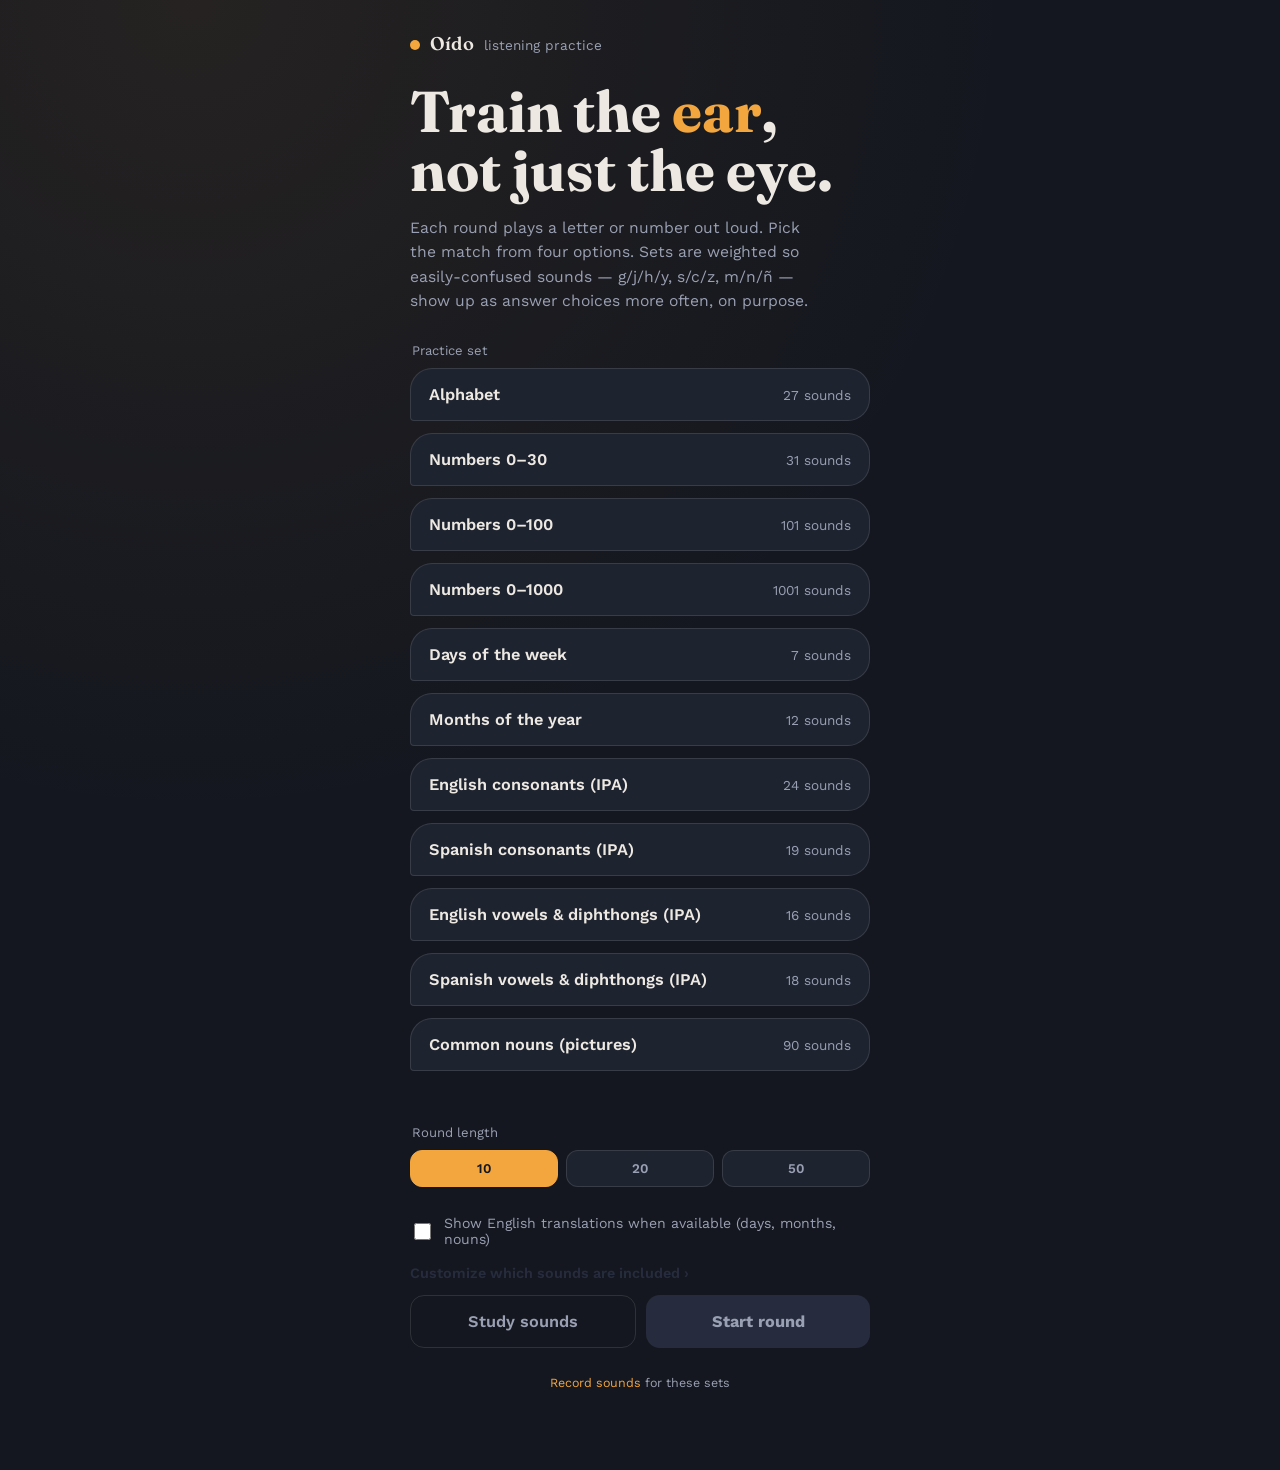
<file: spanish-listening-quiz/index.html>
<!DOCTYPE html>
<html lang="en">
<head>
<meta charset="UTF-8">
<meta name="viewport" content="width=device-width, initial-scale=1.0">
<title>Oído · Spanish Listening Practice</title>
<link rel="stylesheet" href="css/style.css">
</head>
<body>
<div class="app">

  <div class="brand">
    <span class="dot"></span>
    <h1>Oído</h1>
    <span class="tagline">listening practice</span>
  </div>

  <!-- HOME -->
  <section id="screen-home" class="screen active">
    <h2 class="hero-word">Train the <em>ear</em>, not just the eye.</h2>
    <p class="home-copy">
      Each round plays a letter or number out loud. Pick the match from four
      options. Sets are weighted so easily-confused sounds — g/j/h/y, s/c/z,
      m/n/ñ — show up as answer choices more often, on purpose.
    </p>

    <fieldset>
      <legend>Practice set</legend>
      <div class="module-list" id="module-list"></div>
    </fieldset>

    <fieldset>
      <legend>Round length</legend>
      <div class="count-choices" id="count-choices">
        <button data-count="10">10</button>
        <button data-count="20">20</button>
        <button data-count="50">50</button>
      </div>
    </fieldset>

    <label class="gloss-toggle">
      <input type="checkbox" id="gloss-toggle">
      Show English translations when available (days, months, nouns)
    </label>

    <button class="back-link block" id="customize-btn" disabled>Customize which sounds are included ›</button>

    <div class="home-actions">
      <button class="study-btn" id="study-btn" disabled>Study sounds</button>
      <button class="start-btn" id="start-btn" disabled>Start round</button>
    </div>
  </section>

  <!-- OPTIONS -->
  <section id="screen-options" class="screen">
    <div class="quiz-top">
      <span id="options-title">Sounds</span>
      <button class="back-link" id="options-back-btn">Back</button>
    </div>
    <p class="home-copy">
      Uncheck any sound to leave it out of studying and quizzing for this
      set. The choice is remembered next time this set is opened.
    </p>
    <div class="home-actions">
      <button class="study-btn" id="options-all-btn">Check all</button>
      <button class="study-btn" id="options-none-btn">Uncheck all</button>
    </div>
    <p class="feedback-row incorrect" id="options-warning"></p>
    <div class="options-list" id="options-list"></div>
  </section>

  <!-- LISTEN -->
  <section id="screen-listen" class="screen">
    <div class="quiz-top">
      <span id="listen-title">Sounds</span>
      <button class="back-link" id="listen-back-btn">Back</button>
    </div>
    <p class="home-copy">Tap any tile to hear it, as many times as needed, in any order.</p>
    <div class="listen-grid" id="listen-grid"></div>
    <button class="start-btn spaced" id="listen-start-btn">Start round</button>
  </section>

  <!-- QUIZ -->
  <section id="screen-quiz" class="screen">
    <div class="quiz-top">
      <span id="quiz-progress-label">Question 1 of 10</span>
      <span id="quiz-score-label">Score 0</span>
    </div>
    <div class="progress-track"><div class="progress-fill" id="progress-fill"></div></div>

    <div class="dial">
      <button class="play-btn" id="play-btn" aria-label="Play sound">
        <svg viewBox="0 0 24 24"><path d="M8 5v14l11-7z"/></svg>
      </button>
      <p class="play-hint" id="play-hint">Tap to hear it again</p>
    </div>

    <div class="options-grid" id="options-grid"></div>

    <p class="feedback-row" id="feedback-row"></p>
    <button class="next-btn" id="next-btn">Next question</button>
  </section>

  <!-- RESULTS -->
  <section id="screen-results" class="screen">
    <div class="results-card">
      <p class="results-label">Round complete</p>
      <p class="results-score" id="results-score">0/0</p>
      <p class="results-label" id="results-sub"></p>
      <div class="miss-list" id="miss-list" style="display:none;">
        <h3>Worth another listen</h3>
        <div id="miss-rows"></div>
      </div>
    </div>
    <div class="results-actions">
      <button class="again-btn" id="again-btn">Practice again</button>
      <button class="home-btn" id="home-btn">Change set</button>
    </div>
  </section>

  <p class="hint-note" id="audio-mode-note"></p>
  <p class="hint-note"><a href="recorder.html">Record sounds</a> for these sets</p>
</div>

<script src="js/store.js"></script>
<script src="js/pixelart.js"></script>
<script src="js/app.js"></script>
</body>
</html>
</file>
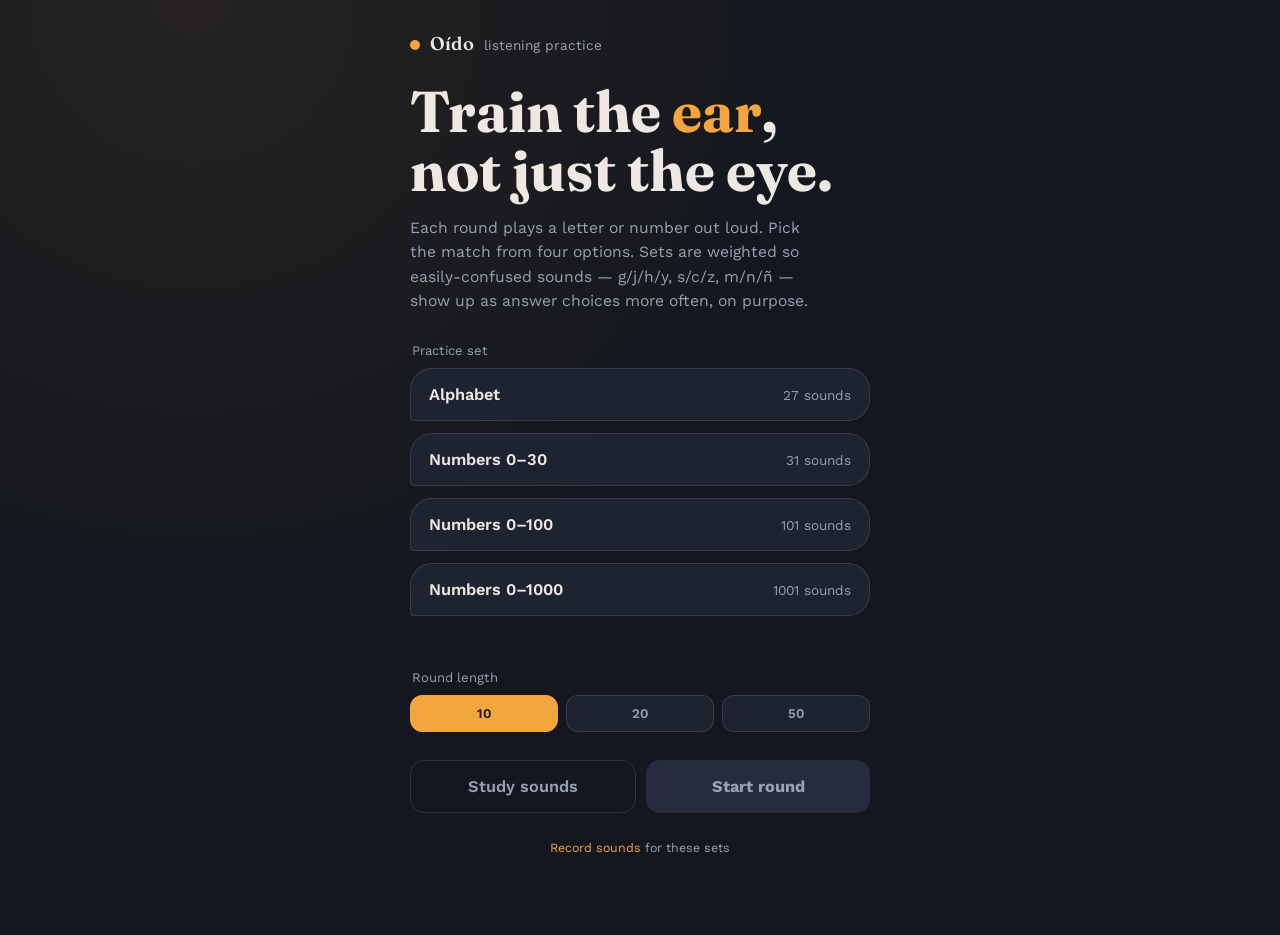
<file: RandomPractice/spanish-listening-quiz 3/index.html>
<!DOCTYPE html>
<html lang="en">
<head>
<meta charset="UTF-8">
<meta name="viewport" content="width=device-width, initial-scale=1.0">
<title>Oído · Spanish Listening Practice</title>
<link rel="stylesheet" href="css/style.css">
</head>
<body>
<div class="app">

  <div class="brand">
    <span class="dot"></span>
    <h1>Oído</h1>
    <span class="tagline">listening practice</span>
  </div>

  <!-- HOME -->
  <section id="screen-home" class="screen active">
    <h2 class="hero-word">Train the <em>ear</em>, not just the eye.</h2>
    <p class="home-copy">
      Each round plays a letter or number out loud. Pick the match from four
      options. Sets are weighted so easily-confused sounds — g/j/h/y, s/c/z,
      m/n/ñ — show up as answer choices more often, on purpose.
    </p>

    <fieldset>
      <legend>Practice set</legend>
      <div class="module-list" id="module-list"></div>
    </fieldset>

    <fieldset>
      <legend>Round length</legend>
      <div class="count-choices" id="count-choices">
        <button data-count="10">10</button>
        <button data-count="20">20</button>
        <button data-count="50">50</button>
      </div>
    </fieldset>

    <div class="home-actions">
      <button class="study-btn" id="study-btn" disabled>Study sounds</button>
      <button class="start-btn" id="start-btn" disabled>Start round</button>
    </div>
  </section>

  <!-- LISTEN -->
  <section id="screen-listen" class="screen">
    <div class="quiz-top">
      <span id="listen-title">Sounds</span>
      <button class="back-link" id="listen-back-btn">Back</button>
    </div>
    <p class="home-copy">Tap any tile to hear it, as many times as needed, in any order.</p>
    <div class="listen-grid" id="listen-grid"></div>
    <button class="start-btn spaced" id="listen-start-btn">Start round</button>
  </section>

  <!-- QUIZ -->
  <section id="screen-quiz" class="screen">
    <div class="quiz-top">
      <span id="quiz-progress-label">Question 1 of 10</span>
      <span id="quiz-score-label">Score 0</span>
    </div>
    <div class="progress-track"><div class="progress-fill" id="progress-fill"></div></div>

    <div class="dial">
      <button class="play-btn" id="play-btn" aria-label="Play sound">
        <svg viewBox="0 0 24 24"><path d="M8 5v14l11-7z"/></svg>
      </button>
      <p class="play-hint" id="play-hint">Tap to hear it again</p>
    </div>

    <div class="options-grid" id="options-grid"></div>

    <p class="feedback-row" id="feedback-row"></p>
    <button class="next-btn" id="next-btn">Next question</button>
  </section>

  <!-- RESULTS -->
  <section id="screen-results" class="screen">
    <div class="results-card">
      <p class="results-label">Round complete</p>
      <p class="results-score" id="results-score">0/0</p>
      <p class="results-label" id="results-sub"></p>
      <div class="miss-list" id="miss-list" style="display:none;">
        <h3>Worth another listen</h3>
        <div id="miss-rows"></div>
      </div>
    </div>
    <div class="results-actions">
      <button class="again-btn" id="again-btn">Practice again</button>
      <button class="home-btn" id="home-btn">Change set</button>
    </div>
  </section>

  <p class="hint-note" id="audio-mode-note"></p>
  <p class="hint-note"><a href="recorder.html">Record sounds</a> for these sets</p>
</div>

<script src="js/store.js"></script>
<script src="js/app.js"></script>
</body>
</html>
</file>
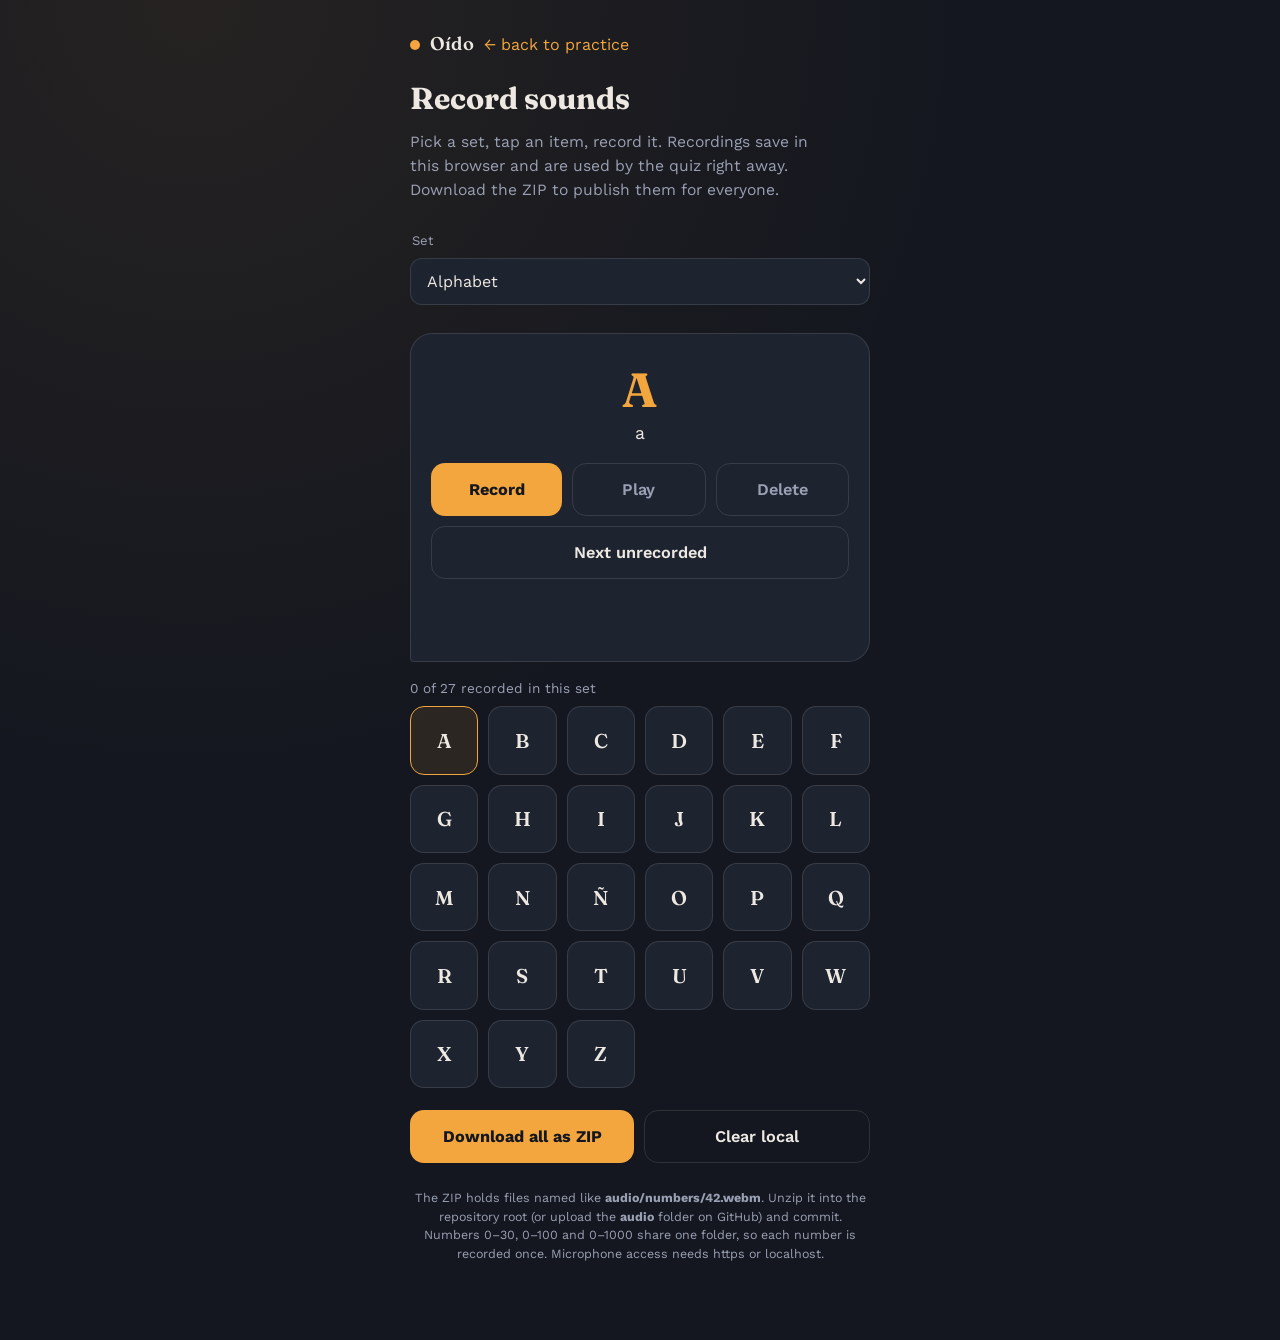
<file: recorder.html>
<!DOCTYPE html>
<html lang="en">
<head>
<meta charset="UTF-8">
<meta name="viewport" content="width=device-width, initial-scale=1.0">
<title>Oído · Record sounds</title>
<link rel="stylesheet" href="css/style.css">
</head>
<body>
<div class="app">
  <div class="brand">
    <span class="dot"></span>
    <h1>Oído</h1>
    <a class="tagline" href="index.html">← back to practice</a>
  </div>

  <h2 class="hero-word small">Record sounds</h2>
  <p class="home-copy">
    Pick a set, tap an item, record it. Recordings save in this browser and
    are used by the quiz right away. Download the ZIP to publish them for everyone.
  </p>

  <fieldset>
    <legend>Set</legend>
    <select id="set-select" class="set-select"></select>
  </fieldset>

  <div class="rec-panel">
    <p class="rec-label" id="rec-label">–</p>
    <p class="rec-spoken" id="rec-spoken"></p>
    <div class="home-actions">
      <button class="start-btn" id="rec-btn">Record</button>
      <button class="study-btn" id="play-btn" disabled>Play</button>
      <button class="study-btn" id="del-btn" disabled>Delete</button>
    </div>
    <button class="study-btn block" id="next-btn">Next unrecorded</button>
    <p class="feedback-row" id="rec-status"></p>
  </div>

  <p class="rec-progress" id="rec-progress"></p>
  <div class="listen-grid" id="item-grid"></div>

  <div class="home-actions spaced-top">
    <button class="start-btn" id="zip-btn">Download all as ZIP</button>
    <button class="study-btn" id="clear-btn">Clear local</button>
  </div>
  <p class="hint-note">
    The ZIP holds files named like <b>audio/numbers/42.webm</b>. Unzip it into
    the repository root (or upload the <b>audio</b> folder on GitHub) and commit.
    Numbers 0–30, 0–100 and 0–1000 share one folder, so each number is recorded once.
    Microphone access needs https or localhost.
  </p>
</div>
<script src="js/store.js"></script>
<script src="js/recorder.js"></script>
</body>
</html>
</file>
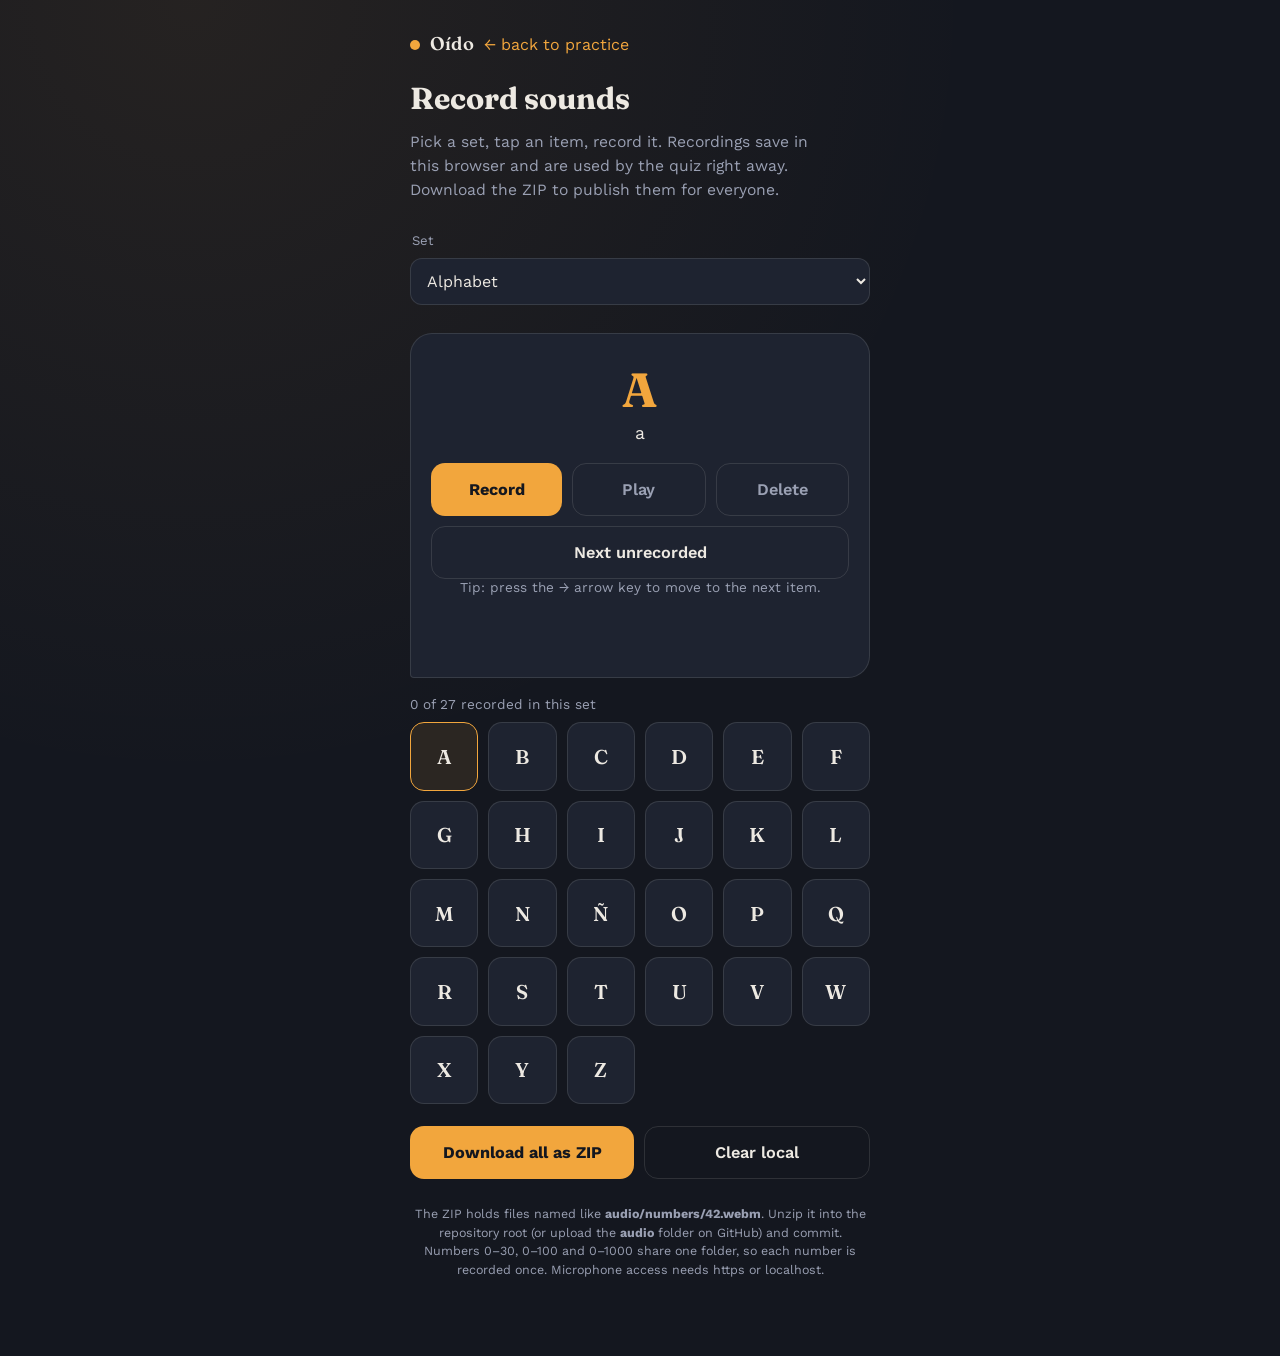
<file: spanish-listening-quiz/recorder.html>
<!DOCTYPE html>
<html lang="en">
<head>
<meta charset="UTF-8">
<meta name="viewport" content="width=device-width, initial-scale=1.0">
<title>Oído · Record sounds</title>
<link rel="stylesheet" href="css/style.css">
</head>
<body>
<div class="app">
  <div class="brand">
    <span class="dot"></span>
    <h1>Oído</h1>
    <a class="tagline" href="index.html">← back to practice</a>
  </div>

  <h2 class="hero-word small">Record sounds</h2>
  <p class="home-copy">
    Pick a set, tap an item, record it. Recordings save in this browser and
    are used by the quiz right away. Download the ZIP to publish them for everyone.
  </p>

  <fieldset>
    <legend>Set</legend>
    <select id="set-select" class="set-select"></select>
  </fieldset>

  <div class="rec-panel">
    <p class="rec-label" id="rec-label">–</p>
    <p class="rec-spoken" id="rec-spoken"></p>
    <div class="home-actions">
      <button class="start-btn" id="rec-btn">Record</button>
      <button class="study-btn" id="play-btn" disabled>Play</button>
      <button class="study-btn" id="del-btn" disabled>Delete</button>
    </div>
    <button class="study-btn block" id="next-btn">Next unrecorded</button>
    <p class="rec-progress">Tip: press the → arrow key to move to the next item.</p>
    <p class="feedback-row" id="rec-status"></p>
  </div>

  <p class="rec-progress" id="rec-progress"></p>
  <div class="listen-grid" id="item-grid"></div>

  <div class="home-actions spaced-top">
    <button class="start-btn" id="zip-btn">Download all as ZIP</button>
    <button class="study-btn" id="clear-btn">Clear local</button>
  </div>
  <p class="hint-note">
    The ZIP holds files named like <b>audio/numbers/42.webm</b>. Unzip it into
    the repository root (or upload the <b>audio</b> folder on GitHub) and commit.
    Numbers 0–30, 0–100 and 0–1000 share one folder, so each number is recorded once.
    Microphone access needs https or localhost.
  </p>
</div>
<script src="js/store.js"></script>
<script src="js/pixelart.js"></script>
<script src="js/recorder.js"></script>
</body>
</html>
</file>
<file: spanish-listening-quiz/css/style.css>
@import url('https://fonts.googleapis.com/css2?family=Fraunces:opsz,wght@9..144,400;9..144,600;9..144,700&family=Work+Sans:wght@400;500;600;700&display=swap');

:root {
  --ink: #14171f;
  --surface: #1e2330;
  --surface-raised: #262c3d;
  --paper: #ede9e2;
  --muted: #9aa0b3;
  --amber: #f2a63d;
  --amber-dim: #7a5a29;
  --teal: #4fd1c5;
  --red: #e8654f;
  --border: rgba(237, 233, 226, 0.12);
  --radius-card: 22px 22px 22px 4px;
}

* { box-sizing: border-box; }

html { -webkit-text-size-adjust: 100%; }

body {
  margin: 0;
  min-height: 100vh;
  background:
    radial-gradient(circle at 15% 0%, rgba(242, 166, 61, 0.08), transparent 45%),
    var(--ink);
  color: var(--paper);
  font-family: 'Work Sans', system-ui, sans-serif;
  display: flex;
  justify-content: center;
  padding: 32px 18px 64px;
}

.app {
  width: 100%;
  max-width: 460px;
}

.brand {
  display: flex;
  align-items: baseline;
  gap: 10px;
  margin-bottom: 28px;
}

.brand .dot {
  width: 10px;
  height: 10px;
  border-radius: 50%;
  background: var(--amber);
  flex: none;
}

.brand h1 {
  font-family: 'Fraunces', serif;
  font-weight: 600;
  font-size: 1.15rem;
  margin: 0;
  letter-spacing: 0.01em;
  color: var(--paper);
}

.brand span.tagline {
  color: var(--muted);
  font-size: 0.85rem;
}

/* ---------- screens ---------- */
.screen { display: none; }
.screen.active { display: block; }

/* ---------- home screen ---------- */
.hero-word {
  font-family: 'Fraunces', serif;
  font-weight: 700;
  font-size: clamp(2.6rem, 11vw, 3.6rem);
  line-height: 1.02;
  margin: 4px 0 10px;
  color: var(--paper);
}

.hero-word em {
  font-style: normal;
  color: var(--amber);
}

.home-copy {
  color: var(--muted);
  font-size: 0.98rem;
  line-height: 1.55;
  max-width: 40ch;
  margin-bottom: 30px;
}

.module-list {
  display: flex;
  flex-direction: column;
  gap: 12px;
  margin-bottom: 26px;
}

.module-row {
  display: flex;
  align-items: center;
  justify-content: space-between;
  gap: 14px;
  padding: 16px 18px;
  background: var(--surface);
  border: 1px solid var(--border);
  border-radius: var(--radius-card);
  cursor: pointer;
  text-align: left;
  color: var(--paper);
  font-family: 'Work Sans', sans-serif;
  transition: border-color 0.15s ease, transform 0.1s ease;
}

.module-row:hover { border-color: var(--amber-dim); }
.module-row:active { transform: scale(0.99); }

.module-row.selected {
  border-color: var(--amber);
  background: var(--surface-raised);
}

.module-row .m-name {
  font-weight: 600;
  font-size: 1.02rem;
}

.module-row .m-count {
  color: var(--muted);
  font-size: 0.85rem;
}

fieldset {
  border: none;
  padding: 0;
  margin: 0 0 28px;
}

legend {
  color: var(--muted);
  font-size: 0.82rem;
  margin-bottom: 10px;
  text-transform: none;
}

.count-choices {
  display: flex;
  gap: 8px;
}

.count-choices button {
  flex: 1;
  padding: 10px 0;
  background: var(--surface);
  border: 1px solid var(--border);
  border-radius: 12px;
  color: var(--muted);
  font-family: 'Work Sans', sans-serif;
  font-weight: 600;
  cursor: pointer;
}

.count-choices button.selected {
  color: var(--ink);
  background: var(--amber);
  border-color: var(--amber);
}

.home-actions {
  display: flex;
  gap: 10px;
}

.start-btn {
  flex: 1;
  width: 100%;
  padding: 16px;
  background: var(--amber);
  color: var(--ink);
  border: none;
  border-radius: 14px;
  font-family: 'Work Sans', sans-serif;
  font-weight: 700;
  font-size: 1.02rem;
  cursor: pointer;
}

.start-btn:disabled {
  background: var(--surface-raised);
  color: var(--muted);
  cursor: not-allowed;
}

.start-btn.spaced { margin-top: 22px; }

.study-btn {
  flex: 1;
  padding: 16px;
  background: transparent;
  color: var(--paper);
  border: 1px solid var(--border);
  border-radius: 14px;
  font-family: 'Work Sans', sans-serif;
  font-weight: 600;
  font-size: 1.02rem;
  cursor: pointer;
}

.study-btn:disabled {
  color: var(--muted);
  cursor: not-allowed;
}

.back-link {
  background: none;
  border: none;
  color: var(--muted);
  font-family: 'Work Sans', sans-serif;
  font-weight: 600;
  font-size: 0.85rem;
  cursor: pointer;
  padding: 0;
}

.back-link:hover { color: var(--paper); }

/* ---------- listen screen ---------- */
.listen-grid {
  display: grid;
  grid-template-columns: repeat(auto-fill, minmax(64px, 1fr));
  gap: 10px;
  margin-bottom: 4px;
}

.listen-tile {
  aspect-ratio: 1;
  display: flex;
  align-items: center;
  justify-content: center;
  background: var(--surface);
  border: 1px solid var(--border);
  border-radius: 14px;
  font-family: 'Fraunces', serif;
  font-weight: 600;
  font-size: 1.25rem;
  color: var(--paper);
  cursor: pointer;
  transition: border-color 0.15s ease, transform 0.1s ease;
}

.listen-tile:active { transform: scale(0.95); }

.listen-tile.playing {
  border-color: var(--amber);
  color: var(--amber);
  background: rgba(242, 166, 61, 0.1);
}

/* ---------- quiz screen ---------- */
.quiz-top {
  display: flex;
  justify-content: space-between;
  align-items: center;
  color: var(--muted);
  font-size: 0.85rem;
  margin-bottom: 14px;
}

.progress-track {
  height: 4px;
  background: var(--surface);
  border-radius: 2px;
  overflow: hidden;
  margin-bottom: 30px;
}

.progress-fill {
  height: 100%;
  background: var(--amber);
  width: 0%;
  transition: width 0.25s ease;
}

.dial {
  display: flex;
  flex-direction: column;
  align-items: center;
  padding: 40px 20px 34px;
  background: var(--surface);
  border: 1px solid var(--border);
  border-radius: var(--radius-card);
  margin-bottom: 22px;
}

.play-btn {
  width: 92px;
  height: 92px;
  border-radius: 50%;
  border: 2px solid var(--amber);
  background: transparent;
  color: var(--amber);
  cursor: pointer;
  display: flex;
  align-items: center;
  justify-content: center;
  transition: background 0.15s ease;
}

.play-btn:active { background: rgba(242, 166, 61, 0.12); }

.play-btn svg { width: 34px; height: 34px; fill: currentColor; }

.play-hint {
  margin-top: 16px;
  color: var(--muted);
  font-size: 0.85rem;
}

.options-grid {
  display: grid;
  grid-template-columns: 1fr 1fr;
  gap: 12px;
}

.option-btn {
  padding: 22px 8px;
  background: var(--surface);
  border: 1px solid var(--border);
  border-radius: 16px;
  font-family: 'Fraunces', serif;
  font-weight: 600;
  font-size: 1.7rem;
  color: var(--paper);
  cursor: pointer;
}

.option-btn:active { transform: scale(0.98); }

.option-btn.correct {
  border-color: var(--teal);
  color: var(--teal);
  background: rgba(79, 209, 197, 0.08);
}

.option-btn.incorrect {
  border-color: var(--red);
  color: var(--red);
  background: rgba(232, 101, 79, 0.08);
}

.option-btn.disabled { pointer-events: none; opacity: 0.55; }
.option-btn.disabled.correct,
.option-btn.disabled.incorrect { opacity: 1; }

.feedback-row {
  min-height: 26px;
  margin-top: 16px;
  font-size: 0.92rem;
  color: var(--muted);
}

.feedback-row.correct { color: var(--teal); }
.feedback-row.incorrect { color: var(--red); }

.next-btn {
  width: 100%;
  padding: 15px;
  margin-top: 16px;
  background: var(--surface-raised);
  color: var(--paper);
  border: 1px solid var(--border);
  border-radius: 14px;
  font-family: 'Work Sans', sans-serif;
  font-weight: 600;
  cursor: pointer;
  display: none;
}

.next-btn.visible { display: block; }

/* ---------- results screen ---------- */
.results-card {
  background: var(--surface);
  border: 1px solid var(--border);
  border-radius: var(--radius-card);
  padding: 36px 24px;
  text-align: center;
  margin-bottom: 20px;
}

.results-score {
  font-family: 'Fraunces', serif;
  font-weight: 700;
  font-size: 3.2rem;
  color: var(--amber);
  margin: 6px 0;
}

.results-label { color: var(--muted); font-size: 0.9rem; }

.miss-list {
  text-align: left;
  margin: 22px 0 0;
  padding-top: 18px;
  border-top: 1px solid var(--border);
}

.miss-list h3 {
  font-family: 'Work Sans', sans-serif;
  font-size: 0.85rem;
  color: var(--muted);
  font-weight: 600;
  margin: 0 0 10px;
}

.miss-row {
  display: flex;
  justify-content: space-between;
  padding: 7px 0;
  font-size: 0.92rem;
  border-bottom: 1px dashed var(--border);
}

.miss-row .heard { color: var(--paper); font-weight: 600; }
.miss-row .picked { color: var(--red); }

.results-actions {
  display: flex;
  gap: 10px;
}

.results-actions button {
  flex: 1;
  padding: 14px;
  border-radius: 14px;
  font-family: 'Work Sans', sans-serif;
  font-weight: 600;
  cursor: pointer;
}

.results-actions .again-btn {
  background: var(--amber);
  color: var(--ink);
  border: none;
}

.results-actions .home-btn {
  background: transparent;
  color: var(--paper);
  border: 1px solid var(--border);
}

.hint-note {
  color: var(--muted);
  font-size: 0.78rem;
  text-align: center;
  margin-top: 26px;
  line-height: 1.5;
}

@media (prefers-reduced-motion: reduce) {
  * { transition: none !important; }
}

:focus-visible {
  outline: 2px solid var(--amber);
  outline-offset: 2px;
}

/* ---------- recorder page ---------- */
.hero-word.small { font-size: 1.9rem; }
a.tagline, .hint-note a { color: var(--amber); text-decoration: none; }
.set-select {
  width: 100%; padding: 12px; background: var(--surface); color: var(--paper);
  border: 1px solid var(--border); border-radius: 12px; font-family: 'Work Sans', sans-serif; font-size: 1rem;
}
.rec-panel {
  background: var(--surface); border: 1px solid var(--border);
  border-radius: var(--radius-card); padding: 26px 20px; text-align: center; margin-bottom: 18px;
}
.rec-label { font-family: 'Fraunces', serif; font-weight: 700; font-size: 3rem; color: var(--amber); margin: 0; }
.rec-spoken { color: var(--paper); font-size: 1.1rem; margin: 4px 0 20px; }
.study-btn.block { width: 100%; margin-top: 10px; }
.start-btn.recording { background: var(--red); color: var(--paper); }
.rec-progress { color: var(--muted); font-size: 0.85rem; margin: 0 0 10px; }
.spaced-top { margin-top: 22px; }
.listen-tile.done { border-color: var(--teal); }
.listen-tile.current { border-color: var(--amber); background: rgba(242, 166, 61, 0.1); }

/* ---------- options (customize sounds) screen ---------- */
.back-link.block {
  display: block;
  width: 100%;
  text-align: left;
  margin-bottom: 14px;
  font-size: 0.9rem;
}

.back-link:disabled { color: var(--surface-raised); cursor: not-allowed; }

.options-list {
  display: flex;
  flex-direction: column;
  gap: 6px;
  margin-top: 6px;
}

.option-row {
  display: flex;
  align-items: center;
  gap: 12px;
  padding: 12px 14px;
  background: var(--surface);
  border: 1px solid var(--border);
  border-radius: 12px;
  cursor: pointer;
}

.option-row input[type="checkbox"] {
  width: 18px;
  height: 18px;
  accent-color: var(--amber);
  flex: none;
  cursor: pointer;
}

.option-row .opt-label {
  font-family: 'Fraunces', serif;
  font-weight: 600;
  font-size: 1.1rem;
  color: var(--paper);
  min-width: 2.6em;
}

.option-row .opt-spoken {
  color: var(--muted);
  font-size: 0.85rem;
}

.option-row.unchecked { opacity: 0.5; }

/* ---------- English gloss toggle ---------- */
.gloss-toggle {
  display: flex;
  align-items: center;
  gap: 10px;
  color: var(--muted);
  font-size: 0.88rem;
  margin-bottom: 18px;
  cursor: pointer;
}

.gloss-toggle input[type="checkbox"] {
  width: 17px;
  height: 17px;
  accent-color: var(--amber);
  flex: none;
  cursor: pointer;
}

.option-btn {
  display: flex;
  flex-direction: column;
  align-items: center;
  justify-content: center;
  gap: 4px;
}

.option-btn .opt-gloss,
.listen-tile .opt-gloss {
  font-family: 'Work Sans', sans-serif;
  font-weight: 500;
  font-size: 0.72rem;
  color: var(--muted);
  letter-spacing: 0.02em;
}

.listen-tile {
  flex-direction: column;
  gap: 2px;
}

/* ---------- pixel-art nouns ---------- */
.pix { image-rendering: pixelated; width: 56px; height: 56px; display: block; }
.option-btn .pix { width: 72px; height: 72px; }
.option-btn:has(.pix) { padding: 14px 8px; }
.opt-main.small { font-family: 'Work Sans', sans-serif; font-size: 0.72rem; font-weight: 600; }
.listen-grid.art-grid { grid-template-columns: repeat(auto-fill, minmax(92px, 1fr)); }
.listen-grid.art-grid .listen-tile { aspect-ratio: auto; padding: 10px 4px; gap: 6px; }
.listen-grid.art-grid .listen-tile .pix { width: 48px; height: 48px; }
</file>
<file: RandomPractice/spanish-listening-quiz 3/css/style.css>
@import url('https://fonts.googleapis.com/css2?family=Fraunces:opsz,wght@9..144,400;9..144,600;9..144,700&family=Work+Sans:wght@400;500;600;700&display=swap');

:root {
  --ink: #14171f;
  --surface: #1e2330;
  --surface-raised: #262c3d;
  --paper: #ede9e2;
  --muted: #9aa0b3;
  --amber: #f2a63d;
  --amber-dim: #7a5a29;
  --teal: #4fd1c5;
  --red: #e8654f;
  --border: rgba(237, 233, 226, 0.12);
  --radius-card: 22px 22px 22px 4px;
}

* { box-sizing: border-box; }

html { -webkit-text-size-adjust: 100%; }

body {
  margin: 0;
  min-height: 100vh;
  background:
    radial-gradient(circle at 15% 0%, rgba(242, 166, 61, 0.08), transparent 45%),
    var(--ink);
  color: var(--paper);
  font-family: 'Work Sans', system-ui, sans-serif;
  display: flex;
  justify-content: center;
  padding: 32px 18px 64px;
}

.app {
  width: 100%;
  max-width: 460px;
}

.brand {
  display: flex;
  align-items: baseline;
  gap: 10px;
  margin-bottom: 28px;
}

.brand .dot {
  width: 10px;
  height: 10px;
  border-radius: 50%;
  background: var(--amber);
  flex: none;
}

.brand h1 {
  font-family: 'Fraunces', serif;
  font-weight: 600;
  font-size: 1.15rem;
  margin: 0;
  letter-spacing: 0.01em;
  color: var(--paper);
}

.brand span.tagline {
  color: var(--muted);
  font-size: 0.85rem;
}

/* ---------- screens ---------- */
.screen { display: none; }
.screen.active { display: block; }

/* ---------- home screen ---------- */
.hero-word {
  font-family: 'Fraunces', serif;
  font-weight: 700;
  font-size: clamp(2.6rem, 11vw, 3.6rem);
  line-height: 1.02;
  margin: 4px 0 10px;
  color: var(--paper);
}

.hero-word em {
  font-style: normal;
  color: var(--amber);
}

.home-copy {
  color: var(--muted);
  font-size: 0.98rem;
  line-height: 1.55;
  max-width: 40ch;
  margin-bottom: 30px;
}

.module-list {
  display: flex;
  flex-direction: column;
  gap: 12px;
  margin-bottom: 26px;
}

.module-row {
  display: flex;
  align-items: center;
  justify-content: space-between;
  gap: 14px;
  padding: 16px 18px;
  background: var(--surface);
  border: 1px solid var(--border);
  border-radius: var(--radius-card);
  cursor: pointer;
  text-align: left;
  color: var(--paper);
  font-family: 'Work Sans', sans-serif;
  transition: border-color 0.15s ease, transform 0.1s ease;
}

.module-row:hover { border-color: var(--amber-dim); }
.module-row:active { transform: scale(0.99); }

.module-row.selected {
  border-color: var(--amber);
  background: var(--surface-raised);
}

.module-row .m-name {
  font-weight: 600;
  font-size: 1.02rem;
}

.module-row .m-count {
  color: var(--muted);
  font-size: 0.85rem;
}

fieldset {
  border: none;
  padding: 0;
  margin: 0 0 28px;
}

legend {
  color: var(--muted);
  font-size: 0.82rem;
  margin-bottom: 10px;
  text-transform: none;
}

.count-choices {
  display: flex;
  gap: 8px;
}

.count-choices button {
  flex: 1;
  padding: 10px 0;
  background: var(--surface);
  border: 1px solid var(--border);
  border-radius: 12px;
  color: var(--muted);
  font-family: 'Work Sans', sans-serif;
  font-weight: 600;
  cursor: pointer;
}

.count-choices button.selected {
  color: var(--ink);
  background: var(--amber);
  border-color: var(--amber);
}

.home-actions {
  display: flex;
  gap: 10px;
}

.start-btn {
  flex: 1;
  width: 100%;
  padding: 16px;
  background: var(--amber);
  color: var(--ink);
  border: none;
  border-radius: 14px;
  font-family: 'Work Sans', sans-serif;
  font-weight: 700;
  font-size: 1.02rem;
  cursor: pointer;
}

.start-btn:disabled {
  background: var(--surface-raised);
  color: var(--muted);
  cursor: not-allowed;
}

.start-btn.spaced { margin-top: 22px; }

.study-btn {
  flex: 1;
  padding: 16px;
  background: transparent;
  color: var(--paper);
  border: 1px solid var(--border);
  border-radius: 14px;
  font-family: 'Work Sans', sans-serif;
  font-weight: 600;
  font-size: 1.02rem;
  cursor: pointer;
}

.study-btn:disabled {
  color: var(--muted);
  cursor: not-allowed;
}

.back-link {
  background: none;
  border: none;
  color: var(--muted);
  font-family: 'Work Sans', sans-serif;
  font-weight: 600;
  font-size: 0.85rem;
  cursor: pointer;
  padding: 0;
}

.back-link:hover { color: var(--paper); }

/* ---------- listen screen ---------- */
.listen-grid {
  display: grid;
  grid-template-columns: repeat(auto-fill, minmax(64px, 1fr));
  gap: 10px;
  margin-bottom: 4px;
}

.listen-tile {
  aspect-ratio: 1;
  display: flex;
  align-items: center;
  justify-content: center;
  background: var(--surface);
  border: 1px solid var(--border);
  border-radius: 14px;
  font-family: 'Fraunces', serif;
  font-weight: 600;
  font-size: 1.25rem;
  color: var(--paper);
  cursor: pointer;
  transition: border-color 0.15s ease, transform 0.1s ease;
}

.listen-tile:active { transform: scale(0.95); }

.listen-tile.playing {
  border-color: var(--amber);
  color: var(--amber);
  background: rgba(242, 166, 61, 0.1);
}

/* ---------- quiz screen ---------- */
.quiz-top {
  display: flex;
  justify-content: space-between;
  align-items: center;
  color: var(--muted);
  font-size: 0.85rem;
  margin-bottom: 14px;
}

.progress-track {
  height: 4px;
  background: var(--surface);
  border-radius: 2px;
  overflow: hidden;
  margin-bottom: 30px;
}

.progress-fill {
  height: 100%;
  background: var(--amber);
  width: 0%;
  transition: width 0.25s ease;
}

.dial {
  display: flex;
  flex-direction: column;
  align-items: center;
  padding: 40px 20px 34px;
  background: var(--surface);
  border: 1px solid var(--border);
  border-radius: var(--radius-card);
  margin-bottom: 22px;
}

.play-btn {
  width: 92px;
  height: 92px;
  border-radius: 50%;
  border: 2px solid var(--amber);
  background: transparent;
  color: var(--amber);
  cursor: pointer;
  display: flex;
  align-items: center;
  justify-content: center;
  transition: background 0.15s ease;
}

.play-btn:active { background: rgba(242, 166, 61, 0.12); }

.play-btn svg { width: 34px; height: 34px; fill: currentColor; }

.play-hint {
  margin-top: 16px;
  color: var(--muted);
  font-size: 0.85rem;
}

.options-grid {
  display: grid;
  grid-template-columns: 1fr 1fr;
  gap: 12px;
}

.option-btn {
  padding: 22px 8px;
  background: var(--surface);
  border: 1px solid var(--border);
  border-radius: 16px;
  font-family: 'Fraunces', serif;
  font-weight: 600;
  font-size: 1.7rem;
  color: var(--paper);
  cursor: pointer;
}

.option-btn:active { transform: scale(0.98); }

.option-btn.correct {
  border-color: var(--teal);
  color: var(--teal);
  background: rgba(79, 209, 197, 0.08);
}

.option-btn.incorrect {
  border-color: var(--red);
  color: var(--red);
  background: rgba(232, 101, 79, 0.08);
}

.option-btn.disabled { pointer-events: none; opacity: 0.55; }
.option-btn.disabled.correct,
.option-btn.disabled.incorrect { opacity: 1; }

.feedback-row {
  min-height: 26px;
  margin-top: 16px;
  font-size: 0.92rem;
  color: var(--muted);
}

.feedback-row.correct { color: var(--teal); }
.feedback-row.incorrect { color: var(--red); }

.next-btn {
  width: 100%;
  padding: 15px;
  margin-top: 16px;
  background: var(--surface-raised);
  color: var(--paper);
  border: 1px solid var(--border);
  border-radius: 14px;
  font-family: 'Work Sans', sans-serif;
  font-weight: 600;
  cursor: pointer;
  display: none;
}

.next-btn.visible { display: block; }

/* ---------- results screen ---------- */
.results-card {
  background: var(--surface);
  border: 1px solid var(--border);
  border-radius: var(--radius-card);
  padding: 36px 24px;
  text-align: center;
  margin-bottom: 20px;
}

.results-score {
  font-family: 'Fraunces', serif;
  font-weight: 700;
  font-size: 3.2rem;
  color: var(--amber);
  margin: 6px 0;
}

.results-label { color: var(--muted); font-size: 0.9rem; }

.miss-list {
  text-align: left;
  margin: 22px 0 0;
  padding-top: 18px;
  border-top: 1px solid var(--border);
}

.miss-list h3 {
  font-family: 'Work Sans', sans-serif;
  font-size: 0.85rem;
  color: var(--muted);
  font-weight: 600;
  margin: 0 0 10px;
}

.miss-row {
  display: flex;
  justify-content: space-between;
  padding: 7px 0;
  font-size: 0.92rem;
  border-bottom: 1px dashed var(--border);
}

.miss-row .heard { color: var(--paper); font-weight: 600; }
.miss-row .picked { color: var(--red); }

.results-actions {
  display: flex;
  gap: 10px;
}

.results-actions button {
  flex: 1;
  padding: 14px;
  border-radius: 14px;
  font-family: 'Work Sans', sans-serif;
  font-weight: 600;
  cursor: pointer;
}

.results-actions .again-btn {
  background: var(--amber);
  color: var(--ink);
  border: none;
}

.results-actions .home-btn {
  background: transparent;
  color: var(--paper);
  border: 1px solid var(--border);
}

.hint-note {
  color: var(--muted);
  font-size: 0.78rem;
  text-align: center;
  margin-top: 26px;
  line-height: 1.5;
}

@media (prefers-reduced-motion: reduce) {
  * { transition: none !important; }
}

:focus-visible {
  outline: 2px solid var(--amber);
  outline-offset: 2px;
}

/* ---------- recorder page ---------- */
.hero-word.small { font-size: 1.9rem; }
a.tagline, .hint-note a { color: var(--amber); text-decoration: none; }
.set-select {
  width: 100%; padding: 12px; background: var(--surface); color: var(--paper);
  border: 1px solid var(--border); border-radius: 12px; font-family: 'Work Sans', sans-serif; font-size: 1rem;
}
.rec-panel {
  background: var(--surface); border: 1px solid var(--border);
  border-radius: var(--radius-card); padding: 26px 20px; text-align: center; margin-bottom: 18px;
}
.rec-label { font-family: 'Fraunces', serif; font-weight: 700; font-size: 3rem; color: var(--amber); margin: 0; }
.rec-spoken { color: var(--paper); font-size: 1.1rem; margin: 4px 0 20px; }
.study-btn.block { width: 100%; margin-top: 10px; }
.start-btn.recording { background: var(--red); color: var(--paper); }
.rec-progress { color: var(--muted); font-size: 0.85rem; margin: 0 0 10px; }
.spaced-top { margin-top: 22px; }
.listen-tile.done { border-color: var(--teal); }
.listen-tile.current { border-color: var(--amber); background: rgba(242, 166, 61, 0.1); }
</file>
<file: css/style.css>
@import url('https://fonts.googleapis.com/css2?family=Fraunces:opsz,wght@9..144,400;9..144,600;9..144,700&family=Work+Sans:wght@400;500;600;700&display=swap');

:root {
  --ink: #14171f;
  --surface: #1e2330;
  --surface-raised: #262c3d;
  --paper: #ede9e2;
  --muted: #9aa0b3;
  --amber: #f2a63d;
  --amber-dim: #7a5a29;
  --teal: #4fd1c5;
  --red: #e8654f;
  --border: rgba(237, 233, 226, 0.12);
  --radius-card: 22px 22px 22px 4px;
}

* { box-sizing: border-box; }

html { -webkit-text-size-adjust: 100%; }

body {
  margin: 0;
  min-height: 100vh;
  background:
    radial-gradient(circle at 15% 0%, rgba(242, 166, 61, 0.08), transparent 45%),
    var(--ink);
  color: var(--paper);
  font-family: 'Work Sans', system-ui, sans-serif;
  display: flex;
  justify-content: center;
  padding: 32px 18px 64px;
}

.app {
  width: 100%;
  max-width: 460px;
}

.brand {
  display: flex;
  align-items: baseline;
  gap: 10px;
  margin-bottom: 28px;
}

.brand .dot {
  width: 10px;
  height: 10px;
  border-radius: 50%;
  background: var(--amber);
  flex: none;
}

.brand h1 {
  font-family: 'Fraunces', serif;
  font-weight: 600;
  font-size: 1.15rem;
  margin: 0;
  letter-spacing: 0.01em;
  color: var(--paper);
}

.brand span.tagline {
  color: var(--muted);
  font-size: 0.85rem;
}

/* ---------- screens ---------- */
.screen { display: none; }
.screen.active { display: block; }

/* ---------- home screen ---------- */
.hero-word {
  font-family: 'Fraunces', serif;
  font-weight: 700;
  font-size: clamp(2.6rem, 11vw, 3.6rem);
  line-height: 1.02;
  margin: 4px 0 10px;
  color: var(--paper);
}

.hero-word em {
  font-style: normal;
  color: var(--amber);
}

.home-copy {
  color: var(--muted);
  font-size: 0.98rem;
  line-height: 1.55;
  max-width: 40ch;
  margin-bottom: 30px;
}

.module-list {
  display: flex;
  flex-direction: column;
  gap: 12px;
  margin-bottom: 26px;
}

.module-row {
  display: flex;
  align-items: center;
  justify-content: space-between;
  gap: 14px;
  padding: 16px 18px;
  background: var(--surface);
  border: 1px solid var(--border);
  border-radius: var(--radius-card);
  cursor: pointer;
  text-align: left;
  color: var(--paper);
  font-family: 'Work Sans', sans-serif;
  transition: border-color 0.15s ease, transform 0.1s ease;
}

.module-row:hover { border-color: var(--amber-dim); }
.module-row:active { transform: scale(0.99); }

.module-row.selected {
  border-color: var(--amber);
  background: var(--surface-raised);
}

.module-row .m-name {
  font-weight: 600;
  font-size: 1.02rem;
}

.module-row .m-count {
  color: var(--muted);
  font-size: 0.85rem;
}

fieldset {
  border: none;
  padding: 0;
  margin: 0 0 28px;
}

legend {
  color: var(--muted);
  font-size: 0.82rem;
  margin-bottom: 10px;
  text-transform: none;
}

.count-choices {
  display: flex;
  gap: 8px;
}

.count-choices button {
  flex: 1;
  padding: 10px 0;
  background: var(--surface);
  border: 1px solid var(--border);
  border-radius: 12px;
  color: var(--muted);
  font-family: 'Work Sans', sans-serif;
  font-weight: 600;
  cursor: pointer;
}

.count-choices button.selected {
  color: var(--ink);
  background: var(--amber);
  border-color: var(--amber);
}

.home-actions {
  display: flex;
  gap: 10px;
}

.start-btn {
  flex: 1;
  width: 100%;
  padding: 16px;
  background: var(--amber);
  color: var(--ink);
  border: none;
  border-radius: 14px;
  font-family: 'Work Sans', sans-serif;
  font-weight: 700;
  font-size: 1.02rem;
  cursor: pointer;
}

.start-btn:disabled {
  background: var(--surface-raised);
  color: var(--muted);
  cursor: not-allowed;
}

.start-btn.spaced { margin-top: 22px; }

.study-btn {
  flex: 1;
  padding: 16px;
  background: transparent;
  color: var(--paper);
  border: 1px solid var(--border);
  border-radius: 14px;
  font-family: 'Work Sans', sans-serif;
  font-weight: 600;
  font-size: 1.02rem;
  cursor: pointer;
}

.study-btn:disabled {
  color: var(--muted);
  cursor: not-allowed;
}

.back-link {
  background: none;
  border: none;
  color: var(--muted);
  font-family: 'Work Sans', sans-serif;
  font-weight: 600;
  font-size: 0.85rem;
  cursor: pointer;
  padding: 0;
}

.back-link:hover { color: var(--paper); }

/* ---------- listen screen ---------- */
.listen-grid {
  display: grid;
  grid-template-columns: repeat(auto-fill, minmax(64px, 1fr));
  gap: 10px;
  margin-bottom: 4px;
}

.listen-tile {
  aspect-ratio: 1;
  display: flex;
  align-items: center;
  justify-content: center;
  background: var(--surface);
  border: 1px solid var(--border);
  border-radius: 14px;
  font-family: 'Fraunces', serif;
  font-weight: 600;
  font-size: 1.25rem;
  color: var(--paper);
  cursor: pointer;
  transition: border-color 0.15s ease, transform 0.1s ease;
}

.listen-tile:active { transform: scale(0.95); }

.listen-tile.playing {
  border-color: var(--amber);
  color: var(--amber);
  background: rgba(242, 166, 61, 0.1);
}

/* ---------- quiz screen ---------- */
.quiz-top {
  display: flex;
  justify-content: space-between;
  align-items: center;
  color: var(--muted);
  font-size: 0.85rem;
  margin-bottom: 14px;
}

.progress-track {
  height: 4px;
  background: var(--surface);
  border-radius: 2px;
  overflow: hidden;
  margin-bottom: 30px;
}

.progress-fill {
  height: 100%;
  background: var(--amber);
  width: 0%;
  transition: width 0.25s ease;
}

.dial {
  display: flex;
  flex-direction: column;
  align-items: center;
  padding: 40px 20px 34px;
  background: var(--surface);
  border: 1px solid var(--border);
  border-radius: var(--radius-card);
  margin-bottom: 22px;
}

.play-btn {
  width: 92px;
  height: 92px;
  border-radius: 50%;
  border: 2px solid var(--amber);
  background: transparent;
  color: var(--amber);
  cursor: pointer;
  display: flex;
  align-items: center;
  justify-content: center;
  transition: background 0.15s ease;
}

.play-btn:active { background: rgba(242, 166, 61, 0.12); }

.play-btn svg { width: 34px; height: 34px; fill: currentColor; }

.play-hint {
  margin-top: 16px;
  color: var(--muted);
  font-size: 0.85rem;
}

.options-grid {
  display: grid;
  grid-template-columns: 1fr 1fr;
  gap: 12px;
}

.option-btn {
  padding: 22px 8px;
  background: var(--surface);
  border: 1px solid var(--border);
  border-radius: 16px;
  font-family: 'Fraunces', serif;
  font-weight: 600;
  font-size: 1.7rem;
  color: var(--paper);
  cursor: pointer;
}

.option-btn:active { transform: scale(0.98); }

.option-btn.correct {
  border-color: var(--teal);
  color: var(--teal);
  background: rgba(79, 209, 197, 0.08);
}

.option-btn.incorrect {
  border-color: var(--red);
  color: var(--red);
  background: rgba(232, 101, 79, 0.08);
}

.option-btn.disabled { pointer-events: none; opacity: 0.55; }
.option-btn.disabled.correct,
.option-btn.disabled.incorrect { opacity: 1; }

.feedback-row {
  min-height: 26px;
  margin-top: 16px;
  font-size: 0.92rem;
  color: var(--muted);
}

.feedback-row.correct { color: var(--teal); }
.feedback-row.incorrect { color: var(--red); }

.next-btn {
  width: 100%;
  padding: 15px;
  margin-top: 16px;
  background: var(--surface-raised);
  color: var(--paper);
  border: 1px solid var(--border);
  border-radius: 14px;
  font-family: 'Work Sans', sans-serif;
  font-weight: 600;
  cursor: pointer;
  display: none;
}

.next-btn.visible { display: block; }

/* ---------- results screen ---------- */
.results-card {
  background: var(--surface);
  border: 1px solid var(--border);
  border-radius: var(--radius-card);
  padding: 36px 24px;
  text-align: center;
  margin-bottom: 20px;
}

.results-score {
  font-family: 'Fraunces', serif;
  font-weight: 700;
  font-size: 3.2rem;
  color: var(--amber);
  margin: 6px 0;
}

.results-label { color: var(--muted); font-size: 0.9rem; }

.miss-list {
  text-align: left;
  margin: 22px 0 0;
  padding-top: 18px;
  border-top: 1px solid var(--border);
}

.miss-list h3 {
  font-family: 'Work Sans', sans-serif;
  font-size: 0.85rem;
  color: var(--muted);
  font-weight: 600;
  margin: 0 0 10px;
}

.miss-row {
  display: flex;
  justify-content: space-between;
  padding: 7px 0;
  font-size: 0.92rem;
  border-bottom: 1px dashed var(--border);
}

.miss-row .heard { color: var(--paper); font-weight: 600; }
.miss-row .picked { color: var(--red); }

.results-actions {
  display: flex;
  gap: 10px;
}

.results-actions button {
  flex: 1;
  padding: 14px;
  border-radius: 14px;
  font-family: 'Work Sans', sans-serif;
  font-weight: 600;
  cursor: pointer;
}

.results-actions .again-btn {
  background: var(--amber);
  color: var(--ink);
  border: none;
}

.results-actions .home-btn {
  background: transparent;
  color: var(--paper);
  border: 1px solid var(--border);
}

.hint-note {
  color: var(--muted);
  font-size: 0.78rem;
  text-align: center;
  margin-top: 26px;
  line-height: 1.5;
}

@media (prefers-reduced-motion: reduce) {
  * { transition: none !important; }
}

:focus-visible {
  outline: 2px solid var(--amber);
  outline-offset: 2px;
}

/* ---------- recorder page ---------- */
.hero-word.small { font-size: 1.9rem; }
a.tagline, .hint-note a { color: var(--amber); text-decoration: none; }
.set-select {
  width: 100%; padding: 12px; background: var(--surface); color: var(--paper);
  border: 1px solid var(--border); border-radius: 12px; font-family: 'Work Sans', sans-serif; font-size: 1rem;
}
.rec-panel {
  background: var(--surface); border: 1px solid var(--border);
  border-radius: var(--radius-card); padding: 26px 20px; text-align: center; margin-bottom: 18px;
}
.rec-label { font-family: 'Fraunces', serif; font-weight: 700; font-size: 3rem; color: var(--amber); margin: 0; }
.rec-spoken { color: var(--paper); font-size: 1.1rem; margin: 4px 0 20px; }
.study-btn.block { width: 100%; margin-top: 10px; }
.start-btn.recording { background: var(--red); color: var(--paper); }
.rec-progress { color: var(--muted); font-size: 0.85rem; margin: 0 0 10px; }
.spaced-top { margin-top: 22px; }
.listen-tile.done { border-color: var(--teal); }
.listen-tile.current { border-color: var(--amber); background: rgba(242, 166, 61, 0.1); }
</file>
